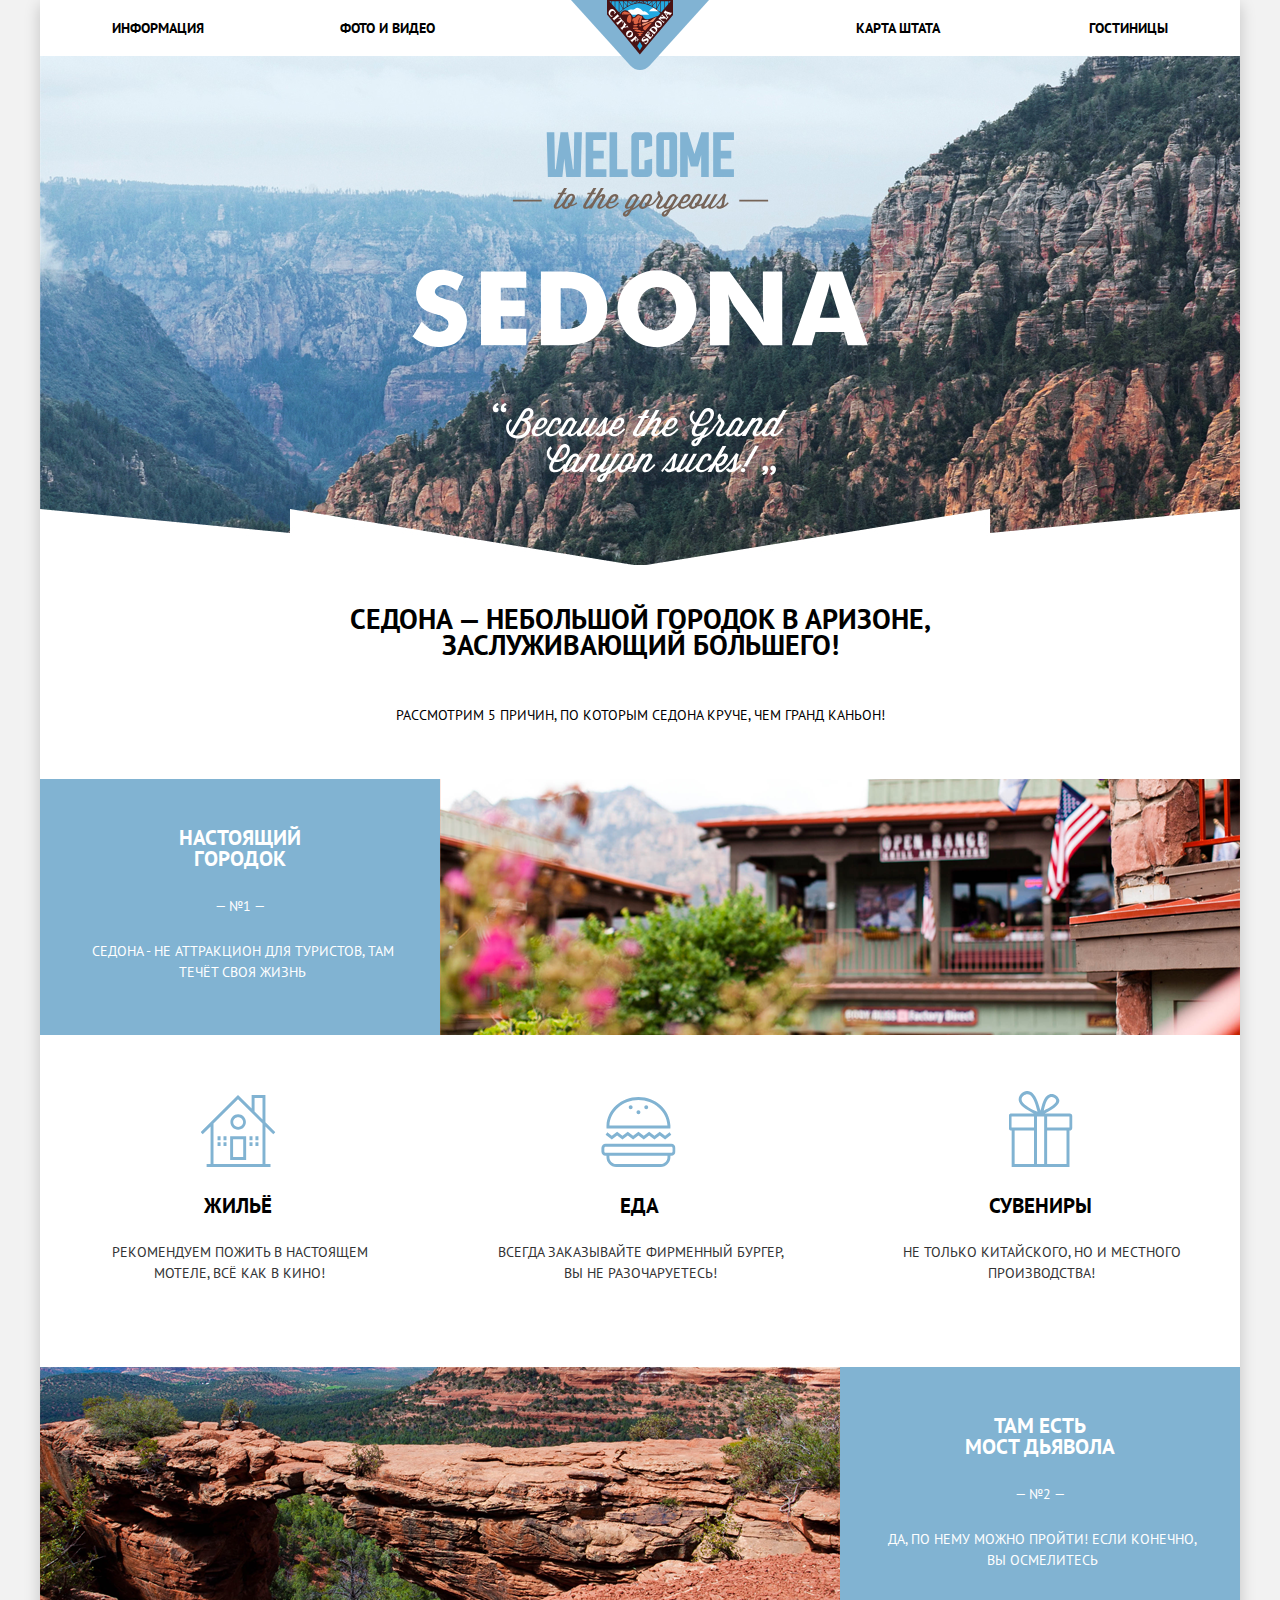
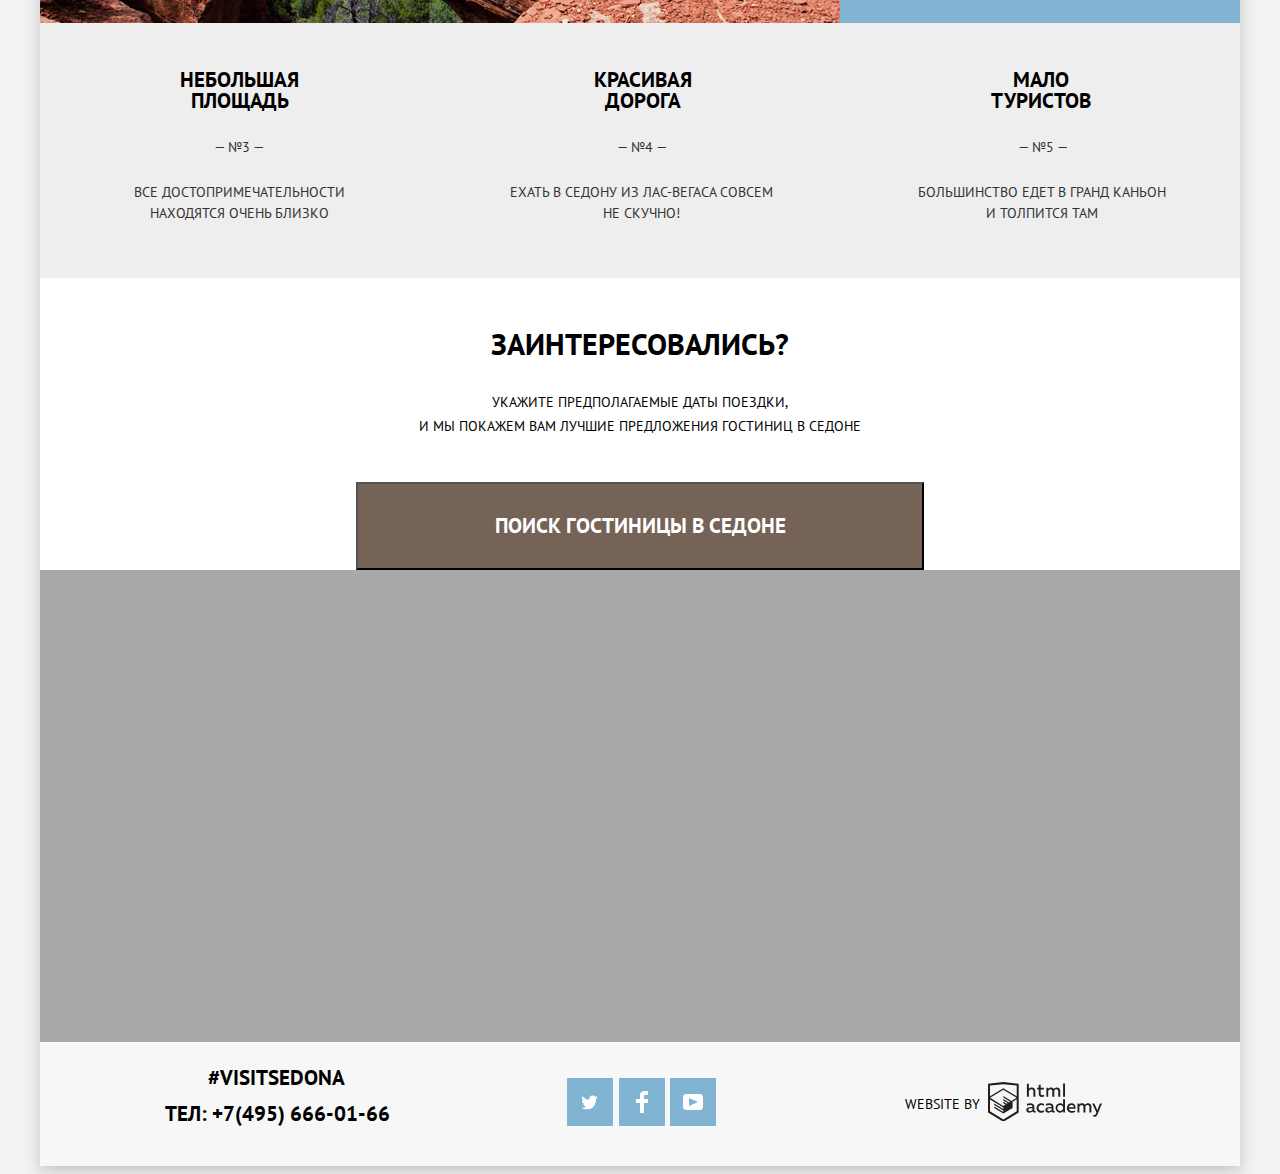
<file: index.html>
<!DOCTYPE html>
<html lang="ru">

<head>
  <meta charset="utf-8">
  <meta name="viewport" content="width=device-width, initial-scale=1.0">
  <title>HTML Academy: Седона</title>
  <link rel="stylesheet" href="https://fonts.googleapis.com/css2?family=PT+Sans:wght@400;700&display=swap">
  <link href="css/normalize.css" rel="stylesheet">
  <link href="css/minified.css" rel="stylesheet">
</head>

<body>
  <header class="main-header">
    <nav class="main-navigation">
      <a class="logotype" href="#"><img class="logo-img" src="img/logo.svg" aria-label="ссылка на главную страницу"
          width="138" height="70" alt="Sedona's logo"></a>
      <ul class="site-navigation">
        <li><a class="nav-link" href="">Информация</a></li>
        <li><a class="nav-link" href="">Фото и видео</a></li>
        <li><a class="nav-link" href="">Карта штата</a></li>
        <li><a class="nav-link" href="inner.html">Гостиницы</a></li>
      </ul>
    </nav>
  </header>
  <main class="container">
    <div class="welcome-background"><img class="welcome-main" src="img/welcome-first.svg" width="457" height="351"
        alt="Welcome to Sedona"></div>
    <section class="features">
      <h1 class="motto">Седона — небольшой городок в Аризоне,<br>
        заслуживающий большего!</h1>
      <p class="five-reasons">Рассмотрим 5 причин, по которым Седона круче, чем гранд каньон!</p>
    </section>
    <section class="reasons">
      <div class="reason-one">
        <h2 class="explanations">Настоящий<br>городок</h2>
        <span class="numbers">— №1 —</span>
        <p class="attractives">Седона - не аттракцион для туристов, там<br>течёт своя жизнь</p>
      </div>
      <div class="first-picture-of-reason"></div>
    </section>
    <section class="entertainment">
      <ul class="entermended">
        <li class="recommended">
          <h3 class="topics-first">Жильё</h3>
          <p class="motivation">Рекомендуем пожить в настоящем<br>мотеле, всё как в кино!</p>
        </li>
        <li class="recommended">
          <h3 class="topics-first">Еда</h3>
          <p class="motivation">Всегда заказывайте фирменный бургер,<br>вы не разочаруетесь!</p>
        </li>
        <li class="recommended">
          <h3 class="topics-first">Сувениры</h3>
          <p class="motivation">Не только китайского, но и местного<br>производства!</p>
        </li>
      </ul>
    </section>
    <section class="reasons-two">
      <div class="else-reason">
        <h2 class="explanations">Там есть<br>мост дьявола</h2>
        <span class="numbers">— №2 —</span>
        <p class="attractives">Да, по нему можно пройти! Если конечно,<br>вы осмелитесь</p>
      </div>
      <div class="second-picture-of-reason"></div>
    </section>
    <section class="reasons-other">
      <ul class="positives-more">
        <li class="positives">
          <h3 class="topics">Небольшая<br>площадь</h3>
          <span class="numbers-other">— №3 —</span>
          <p class="motivation-other">Все достопримечательности<br>находятся очень близко</p>
        </li>
        <li class="positives">
          <h3 class="topics">Красивая<br>дорога</h3>
          <span class="numbers-other">— №4 —</span>
          <p class="motivation">Ехать в Седону из Лас-Вегаса совсем<br>не скучно!</p>
        </li>
        <li class="positives">
          <h3 class="topics-more">Мало<br>туристов</h3>
          <span class="numbers-other">— №5 —</span>
          <p class="motivation">Большинство едет в гранд каньон<br>и толпится там</p>
        </li>
      </ul>
    </section>
    <section class="order">
      <h2 class="invitation">Заинтересовались?</h2>
      <p class="planning-dates">Укажите предполагаемые даты поездки,<br>
        и мы покажем вам лучшие предложения гостиниц в Седоне</p>
      <button class="searching" type="button">Поиск гостиницы в Седоне</button>
      <form class="hotel-search" action="https://echo.htmlacademy.ru/" method="post">
        <p class="inputs-one">
          <label class="dates-labels-one" for="check-in-date">Дата заезда:</label>
          <input class="dates" type="text" name="check-in-date" id="check-in-date" placeholder="24 апреля 2017">
          <span class="icon-calendar"></span>
        </p>
        <p class="inputs-two">
          <label class="dates-labels-two" for="check-out-date">Дата выезда:</label>
          <input class="dates" type="text" name="check-out-date" id="check-out-date" placeholder="4 июля 2017">
          <span class="icon-calendar"></span>
        </p>
        <p class="kinds">
          <label class="dates-labels-adults" for="adults">Взрослые:</label>
          <button type="button" class="reduce-people"><span class="visually-hidden">уменьшить на единицу</span></button>
          <input class="count" type="text" name="adults" id="adults" placeholder="2">
          <button type="button" class="add-people"><span class="visually-hidden">увеличить на единицу</span></button>
          <label class="dates-labels-children" for="children">Дети:</label>
          <button type="button" class="reduce-people"><span class="visually-hidden">уменьшить на единицу</span></button>
          <input class="count" type="text" name="children" id="children" placeholder="0">
          <button type="button" class="add-people"><span class="visually-hidden">увеличить на единицу</span></button>
        </p>
        <button class="find-hotel" type="submit">Найти</button>
      </form>
    </section>
    <section class="location-map"><iframe
        src="https://www.google.com/maps/embed?pb=!1m18!1m12!1m3!1d13093.135907572661!2d-111.76639416389298!3d34.87421470714768!2m3!1f0!2f0!3f0!3m2!1i1024!2i768!4f13.1!3m3!1m2!1s0x872da132f942b00d%3A0x5548c523fa6c8efd!2sSedona%2C%20AZ%2086336%2C%20USA!5e0!3m2!1sen!2sru!4v1592735002572!5m2!1sen!2sru"
        width="1200" height="596" style="border:0;" allowfullscreen="" aria-hidden="false"></iframe></section>
  </main>
  <footer class="links">
    <div class="links-and-information">
      <div class="footer-wrap">
        <p class="visitsedona">#VisitSedona </p>
        <a class="tel" href="tel:+74956660166">Тел: +7(495) 666-01-66</a>
      </div>
      <ul class="social-networks-links">
        <li class="line-twitter"><a class="social-network-twitter" href="#" aria-label="ссылка на Твиттер"></a></li>
        <li class="line-facebook"><a class="social-network-facebook" href="#" aria-label="ссылка на Фэйсбук"></a></li>
        <li class="line-youtube"><a class="social-network-youtube" href="#" aria-label="ссылка на Ютьюб"></a></li>
      </ul>
      <p class="copyrights">
        <a class="copyrights-links" href="https://htmlacademy.ru/intensive/htmlcss"><span class="webby">Website
            by</span></a>
      </p>
    </div>
  </footer>
  <script src="js/minified.js"></script>
</body>

</html>
</file>
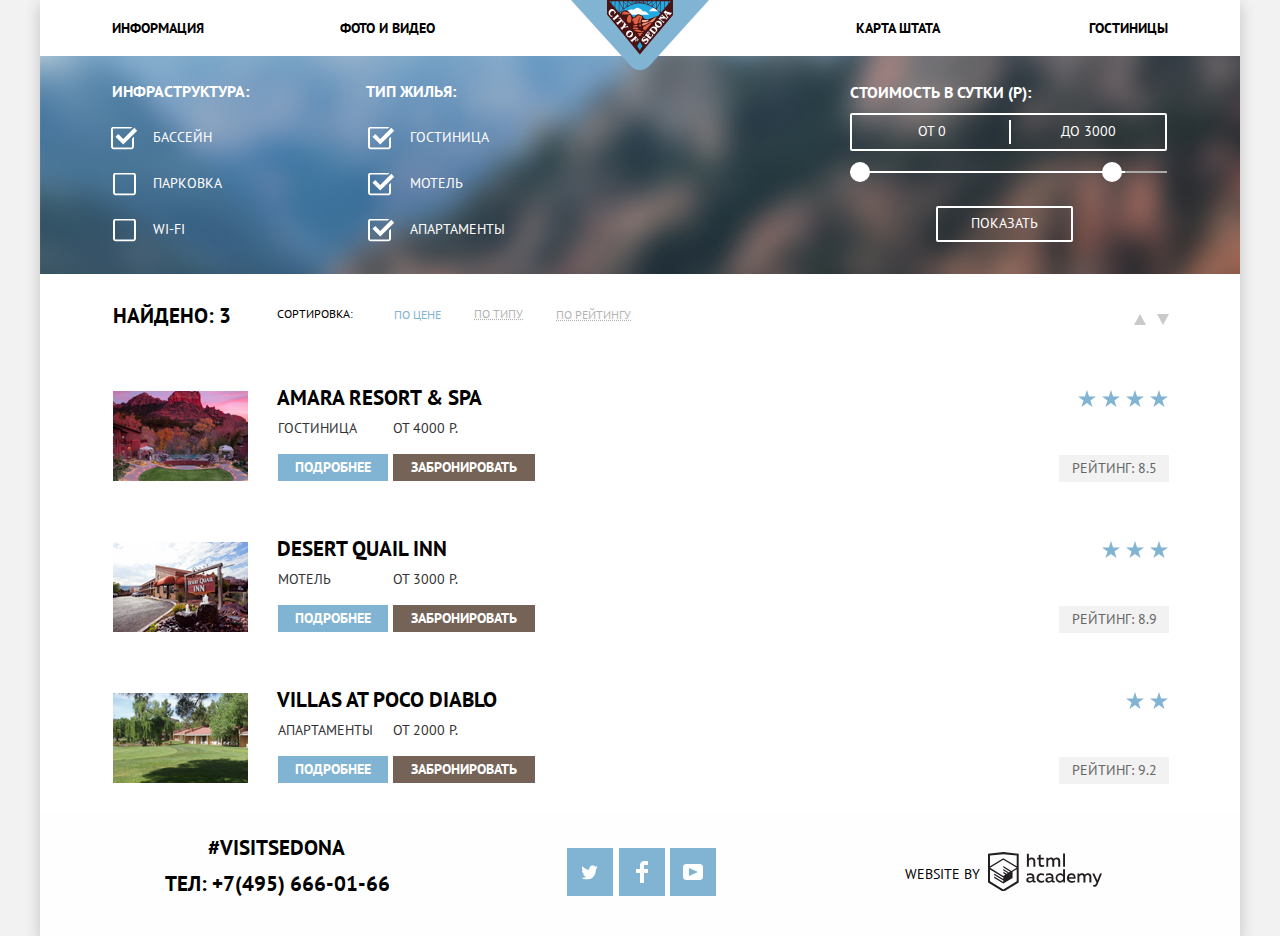
<file: inner.html>
<!DOCTYPE html>
<html lang="en">

<head>
  <meta charset="UTF-8">
  <meta name="viewport" content="width=device-width, initial-scale=1.0">
  <title>HTML Academy: Седона</title>
  <link rel="stylesheet" href="https://fonts.googleapis.com/css2?family=PT+Sans:wght@400;700&display=swap">
  <link href="css/normalize.css" rel="stylesheet">
  <link href="css/minified.css" rel="stylesheet">
</head>

<body>
  <header class="main-header">
    <nav class="main-navigation">
      <a class="logotype" href="index.html"><img class="logo-img" src="img/logo.svg"
          aria-label="ссылка на главную страницу" width="138" height="70" alt="Sedona's logo"></a>
      <ul class="site-navigation">
        <li><a class="nav-link" href="">Информация</a></li>
        <li><a class="nav-link" href="">Фото и видео</a></li>
        <li><a class="nav-link" href="">Карта штата</a></li>
        <li><a class="nav-link" href="">Гостиницы</a></li>
      </ul>
    </nav>
  </header>
  <main class="container">
    <form class="variations" action="https://echo.htmlacademy.ru/" method="get">
      <fieldset class="infrastructure">
        <h2 class="captions-one">Инфраструктура:</h2>
        <div class="firstline">
          <input class="variations-input visually-hidden" type="checkbox" name="pool" id="pool" checked>
          <label class="white-font" for="pool">Бассейн</label>
        </div>
        <div class="firstline">
          <input class=" variations-input visually-hidden" type="checkbox" name="parking" id="parking">
          <label class="white-font" for="parking">Парковка</label>
        </div>
        <div class="firstline">
          <input class="variations-input visually-hidden" type="checkbox" name="wiFi" id="wiFi">
          <label class="white-font" for="wiFi">Wi-Fi</label>
        </div>
      </fieldset>
      <fieldset class="type-of-apartment">
        <h2 class="captions">Тип жилья:</h2>
        <div class="secondline">
          <input class="variations-input visually-hidden" type="checkbox" name="hotel-type" id="hotel-type" checked>
          <label class="white-font" for="hotel-type">Гостиница</label>
        </div>
        <div class="secondline">
          <input class="variations-input visually-hidden" type="checkbox" name="motel-type" id="motel-type" checked>
          <label class="white-font" for="motel-type">Мотель</label>
        </div>
        <div class="secondline">
          <input class="variations-input visually-hidden" type="checkbox" name="apartment-type" id="apartment-type"
            checked>
          <label class="white-font" for="apartment-type">Апартаменты</label>
        </div>
      </fieldset>
      <fieldset class="price-per-day">
        <h2 class="captions-two">Стоимость в сутки (р):</h2>
        <div class="thirdline">
          <label class="white-font-two" for="price-from"><span class="visually-hidden">стоимость в сутки
              от</span></label>
          <input class="priceperday" type="text" name="price-from" id="price-from" placeholder="от 0">
          <label class="white-font-two" for="price-to"><span class="visually-hidden">стоимость в сутки до</span></label>
          <input class="priceperday" type="text" name="price-to" id="price-to" placeholder="до 3000">
        </div>
        <div class="equalizer">
          <div class="sorting-prices"></div>
          <span class="sort-price-from"></span>
          <span class="sort-price-to"></span>
          <button class="show" type="submit">Показать</button>
        </div>
      </fieldset>
    </form>
    <div class="sorting-box">
      <p class="found">Найдено: 3</p>
      <div class="for-ptice-sortings">
        <h4 class="sortings">Сортировка:</h4>
        <ul class="options-to-sort">
          <li class="price-one active" tabindex="0">По цене</li>
          <li class="type-one" tabindex="0">По типу</li>
          <li class="raiting-one" tabindex="0">По рейтингу</li>
        </ul>
      </div>
      <button class="sorting-buttons-up" type="button" id="raise"><span class="visually-hidden">сортировка по
          возрастанию</span></button>
      <button class="sorting-buttons-down active" type="button" id="low"><span class="visually-hidden">сортировка по
          убыванию</span></button>
    </div>
    <section class="hotels">
      <ul class="hotels-navigation">
        <li class="first-line-hotels">
          <div class="choices">
            <a class="hotel-img" href=""><img src="img/amararesort.jpg" width="135" height="90"
                alt="amara-resort-and-spa"></a>
            <div class="first-block">
              <h3 class="hotel">Amara Resort & SPA</h3>
              <div class="details">
                <p class="type-of-hotel">Гостиница</p>
                <a class="more-info" href="">Подробнее</a>
              </div>
              <div class="reserve">
                <p class="price">от 4000 р.</p>
                <a class="order-offer" href="">Забронировать</a>
              </div>
            </div>
            <div class="stars-one">
              <div class="all-stars">
                <span class="star-icon"></span>
                <span class="star-icon"></span>
                <span class="star-icon"></span>
                <span class="star-icon"></span>
              </div>
              <span class="rating-stars">Рейтинг: 8.5</span>
            </div>
          </div>
        </li>
        <li class="second-line-hotels">
          <div class="choices">
            <a class="hotel-img" href=""><img src="img/desertquail.jpg" width="135" height="90"
                alt="desert-quail-inn"></a>
            <div class="first-block">
              <h3 class="hotel">Desert Quail Inn</h3>
              <div class="details">
                <p class="type-of-hotel">Мотель</p>
                <a class="more-info" href="">Подробнее</a>
              </div>
              <div class="reserve">
                <p class="price">от 3000 р.</p>
                <a class="order-offer" href="">Забронировать</a>
              </div>
            </div>
            <div class="stars-two">
              <div class="all-stars">
                <span class="star-icon"></span>
                <span class="star-icon"></span>
                <span class="star-icon"></span>
              </div>
              <span class="rating-stars">Рейтинг: 8.9</span>
            </div>
          </div>
        </li>
        <li class="third-line-hotels">
          <div class="choices">
            <a class="hotel-img" href=""><img src="img/pocodiablo.jpg" width="135" height="90"
                alt="villas-at-poco-diablo"></a>
            <div class="first-block-two">
              <h3 class="hotel">Villas at Poco Diablo</h3>
              <div class="details">
                <p class="type-of-hotel">Апартаменты</p>
                <a class="more-info" href="">Подробнее</a>
              </div>
              <div class="reserve">
                <p class="price">от 2000 р.</p>
                <a class="order-offer" href="">Забронировать</a>
              </div>
            </div>
            <div class="stars-three">
              <div class="all-stars">
                <span class="star-icon"></span>
                <span class="star-icon"></span>
              </div>
              <span class="rating-stars">Рейтинг: 9.2</span>
            </div>
          </div>
        </li>
      </ul>
    </section>
  </main>
  <footer class="linnks">
    <div class="links-and-information">
      <div class="footer-wrap">
        <p class="visitsedona">#VisitSedona </p>
        <a class="tel" href="tel:+74956660166">Тел: +7(495) 666-01-66</a>
      </div>
      <ul class="social-networks-links">
        <li class="line-twitter"><a class="social-network-twitter" href="#" aria-label="ссылка на Твиттер"></a></li>
        <li class="line-facebook"><a class="social-network-facebook" href="#" aria-label="ссылка на Фэйсбук"></a></li>
        <li class="line-youtube"><a class="social-network-youtube" href="#" aria-label="ссылка на Ютьюб"></a></li>
      </ul>
      <p class="copyrights">
        <a class="copyrights-links" href="https://htmlacademy.ru/intensive/htmlcss"><span class="webby">Website
            by</span></a>
      </p>
    </div>
  </footer>
</body>

</html>
</file>
<file: css/minified.css>
:root{--basic-black:#000;--basic-white:#FFF;--basic-blue:#81B3D2;--basic-onemore-black:#333;--basic-grey:#A9A9A9;--basic-lightgrey:#F2F2F2;--basic-middleblue:#23A9E1;--basic-lightblue:#81B3D3;--basic-chocolateblack:#231F20;--basic-cacaocolor:#491213;--basic-deepgrey:#766357;--basic-deepgraytwo:#766458;--basic-orange:#DC6243;--basic-middlegrey:#EEE;--basic-lightorange:#F49774;--basic-rose:#F4B1A4;--basic-brown:#604E43;--basic-browny:#503E33;--basic-greytwo:#EBEBEB;--basic-whitetwo:#E5E5E5;--basic-bluetwo:#669EC0;--basic-activeblue:#5496BD;--basic-white-opy-03:#fff;--basic-raiting:#666;--basic-background:#f2f2f2;--basic-footer-opy-09:rgba(255,255,255,0.9)}*,::before,::after{box-sizing:border-box}.visually-hidden{position:absolute;clip:rect(0 0 0 0);width:1px;height:1px;margin:-1px}body{width:1200px;margin:0 auto;padding:0;font-family:"PT Sans",Arial,sans-serif;font-size:14px;line-height:26px;font-weight:700;color:var(--basic-black);text-transform:uppercase;background-color:var(--basic-background);background-position:top center;background-repeat:no-repeat;box-shadow:0 5px 15px rgba(0,1,1,0.2);position:relative}.container{background-color:var(--basic-white)}a{text-decoration:none}img{max-width:100%;height:auto}.main-navigation{font-size:14px;line-height:26px;color:var(--basic-black);background-color:transparent}.site-navigation li{width:25%}.site-navigation li:nth-child(1),.site-navigation li:nth-child(2){text-align:left}.site-navigation li:nth-child(3),.site-navigation li:nth-child(4){text-align:right}.site-navigation li:nth-child(1){padding-left:71.5px}.site-navigation li:nth-child(2){padding-left:-15px}.site-navigation li:nth-child(4){padding-right:72.5px}.site-navigation{display:flex;flex-wrap:wrap;align-items:center;margin:0 auto;padding-left:0;justify-content:space-around;background-color:var(--basic-white);color:var(--basic-black);list-style:none;max-width:1200px;padding-top:15px;padding-bottom:15px}.logotype{position:absolute;top:0;left:50%;transform:translateX(-50%);width:138px;height:70px}.welcome-main{background:no-repeat;width:457x;height:351px;display:inline-block;vertical-align:middle;margin:0 auto;margin-top:76px}.main-navigation a:hover{color:var(--basic-lightblue)}.main-navigation a:active{color:var(--basic-black);opacity:.3}.nav-link{color:var(--basic-black)}.nav-link:visited{color:var(--basic-black)}.welcome-background{background:var(--basic-blue) url(../img/background.jpg);background-repeat:no-repeat;background-size:cover;width:1200px;height:509px;display:block;text-align:center}.motto{padding-top:41px}.motto p{padding-top:14px;color:var(--basic-onemore-black)}p.five-reasons{padding-top:30px;font-style:normal;font-weight:400;margin-bottom:0}.features{text-align:center;padding-bottom:51px}.reasons-two{display:flex;flex-wrap:wrap}.reasons{display:flex;flex-wrap:wrap;order:(-1);width:1200px;min-height:256px}.reason-one,.else-reason{width:400px;background-color:var(--basic-blue);vertical-align:middle;text-align:center;margin:0 auto;padding:10px}.first-picture-of-reason{background:var(--basic-lightorange) url(../img/true-city.png);background-repeat:no-repeat;background-size:cover;width:800px}.second-picture-of-reason{order:-1;background:var(--basic-lightorange) url(../img/devils-brige.png);background-image:no-repeat;width:800px;min-height:256px}.explanations{font-style:normal;font-weight:700;font-size:21px;line-height:21px;text-align:center;text-transform:uppercase;margin:0 auto;padding-top:38px;color:var(--basic-white)}.numbers{font-style:normal;font-weight:400;font-size:14px;line-height:21px;text-align:center;text-transform:uppercase;padding-top:27px;display:inline-block;vertical-align:middle;width:100%;color:var(--basic-white);padding-bottom:24px}.numbers-other{text-align:center;color:var(--basic-onemore-black);font-style:normal;font-weight:400;font-size:14px;line-height:21px;display:inline-block;vertical-align:middle;text-align:center;width:100%;padding-top:2px;padding-right:2px}.attractives{font-style:normal;font-weight:400;font-size:14px;line-height:21px;text-align:center;text-transform:uppercase;margin:0 auto;color:var(--basic-white);padding-left:5px}.entertainment{position:relative;padding-top:60px;padding-bottom:69px}.entertainment ul{margin:0 auto;padding-left:0}.recommended,.positives{list-style:none}.topics-first{padding-top:20%;font-style:normal;font-weight:700;font-size:21px;line-height:21px;text-align:center;text-transform:uppercase}.recommended:nth-child(2){padding-top:2px;padding-left:10px}.recommended:nth-child(3){padding-top:4px;padding-left:20px}.topics,.topics-more{font-style:normal;font-weight:700;font-size:21px;line-height:21px;text-align:center;text-transform:uppercase;padding-top:25px}.topics-more{padding-right:5px}.positives:nth-child(1),.positives:nth-child(2){padding-left:21px}.entermended{display:flex;flex-wrap:wrap;align-content:space-around;margin:0 auto;width:1200px;position:relative}.recommended{justify-self:center;align-items:center;align-content:flex-start;flex-direction:column;width:33%;position:relative}.recommended:nth-child(1)::before{content:"";position:absolute;background-image:url(../img/house-icon.svg);width:75px;height:72px;background-repeat:no-repeat;left:50%;transform:translateX(-50%)}.recommended:nth-child(2)::before{content:"";position:absolute;background-image:url(../img/food.svg);width:75px;height:72px;background-repeat:no-repeat;left:51%;transform:translateX(-50%)}.recommended:nth-child(3)::before{content:"";position:absolute;background-image:url(../img/gift.svg);width:75px;height:78px;background-repeat:no-repeat;left:54%;bottom:64%;transform:translateX(-50%)}.positives-more{background-color:var(--basic-middlegrey);width:1200px;display:flex;justify-content:space-around;align-items:center;flex-wrap:wrap;margin:0 auto;padding-left:0}.motivation,.motivation-other{text-align:center;text-transform:uppercase;font-style:normal;font-weight:400;font-size:14px;line-height:21px;color:var(--basic-onemore-black);padding-top:5px;padding-left:3px}.positives p{padding-top:10px;padding-right:6px;padding-bottom:40px}.motivation-other{padding-left:5px}.reasons-other{min-height:255px}.invitation{position:relative;text-align:center;color:var(--basic-black);font-size:30px;line-height:24px;padding-top:29px}.planning-dates{text-align:center;color:var(--basic-black);font-size:14px;line-height:24px;font-style:normal;font-weight:400;padding-top:9px;padding-bottom:28px;margin-bottom:16px}button.searching{width:568px;background-color:var(--basic-deepgrey);color:var(--basic-white);font-size:21px;line-height:26px;text-align:center;text-transform:uppercase;font-weight:700;display:block;margin:0 auto;padding:29px;position:relative}button.searching:hover{background-color:var(--basic-brown)}button.searching:active{background-color:var(--basic-browny);color:var(--basic-white-opy-03)}.order{position:relative}.hotel-search{position:absolute;flex-wrap:wrap;flex-direction:column;align-items:center;background-color:var(--basic-white);width:568px;text-align:center;left:50%;margin-left:-284px;border:2px transparent;display:none}@keyframes bounce{0%{transform:translateY(-2000px)}70%{transform:translateY(30px)}90%{transform:translateY(-10px)}100%{transform:translateY(0)}}@keyframes shake{0%,100%{transform:translateX(0)}10%,30%,50%,70%,90%{transform:translateX(-10px)}20%,40%,60%,80%{transform:translateX(10px)}}.hotel-search-show{display:flex;animation-name:bounce;animation-duration:.6s}.location-map{background:var(--basic-grey);width:1200px;height:596px}.hotel-search p{text-align:center;font-style:normal;font-weight:700;font-size:14px;line-height:26px}.hotel-search input:hover{background-color:var(--basic-greytwo)}.count{background-color:var(--basic-lightgrey);font-size:14px;line-height:18px;color:var(--basic-black);width:38px;height:38px;border:0;text-align:center}.count input{font-style:normal;font-weight:700;font-size:14px;line-height:26px;color:var(--basic-black);padding-right:23px}.dates{background-color:var(--basic-lightgrey);width:346px;height:38px;border:0;font-size:14px;line-height:38px;color:var(--basic-black);padding-left:12px}.inputs-one input::placeholder,.inputs-two input::placeholder{font-style:normal;font-weight:700;font-size:14px;line-height:26px;color:var(--basic-black);text-transform:uppercase}.dates-labels-one,.dates-labels-two,.dates-labels-children,.dates-labels-adults{width:100px;font-style:normal;font-weight:700;font-size:14px;line-height:26px;text-transform:uppercase;color:var(--basic-black);text-align:left}.dates-labels-adults{padding-left:3px;padding-bottom:3px;margin-right:12px}.dates-labels-one{padding-right:20px;margin-bottom:10px}.dates-labels-two{padding-right:18px}.dates-labels-children{text-align:right;margin-right:21px;padding-bottom:5px;padding-right:6px}.kinds{display:flex;flex-wrap:wrap;flex-direction:row;align-items:center;justify-content:flex-start;width:462px;padding-top:18px;border:0;padding-bottom:7px}.reduce-people,.add-people,.count{border:0;width:38px;height:38px;padding-bottom:3px}.hotel-search input:focus{background-color:var(--basic-white);border:2px solid var(--basic-whitetwo)}.inputs-one{margin:0 auto;padding-top:55px}.inputs-two{margin:0 auto;padding-top:27px}.icon-calendar::after{content:"";position:absolute;width:21px;height:23px;background-image:url(../img/calendar.svg);background-repeat:no-repeat;transform:translate(-135%,30%)}.icon-calendar:hover::after{background-image:url(../img/calendar-hover.svg)}.icon-calendar:active::after{background-image:url(../img/calendar-active.svg)}.reduce-people::before{position:absolute;transform:translate(-40%,-70%);content:url("data:image/svg+xml,%3Csvg width='12' height='3' viewBox='0 0 12 3' fill='none' xmlns='http://www.w3.org/2000/svg'%3E%3Crect width='12' height='3' fill='%23A9A9A9'/%3E%3C/svg%3E%0A")}.add-people::before{content:url("data:image/svg+xml,%3Csvg width='11' height='11' viewBox='0 0 11 11' fill='none' xmlns='http://www.w3.org/2000/svg'%3E%3Cpath fill-rule='evenodd' clip-rule='evenodd' d='M4.23086 6.76932V11H6.76932V6.76932H11V4.23086H6.76932V0H4.23085V4.23086H0V6.76932H4.23086Z' fill='%23A9A9A9'/%3E%3C/svg%3E")}.reduce-people:hover::before{content:url("data:image/svg+xml,%3Csvg width='12' height='3' viewBox='0 0 12 3' fill='none' xmlns='http://www.w3.org/2000/svg'%3E%3Crect width='12' height='3' fill='black'/%3E%3C/svg%3E%0A")}.add-people:hover::before{content:url("data:image/svg+xml,%3Csvg width='11' height='11' viewBox='0 0 11 11' fill='none' xmlns='http://www.w3.org/2000/svg'%3E%3Cpath fill-rule='evenodd' clip-rule='evenodd' d='M4.23086 6.76932V11H6.76932V6.76932H11V4.23086H6.76932V0H4.23085V4.23086H0V6.76932H4.23086Z' fill='black'/%3E%3C/svg%3E%0A")}.reduce-people:active::before{content:url("data:image/svg+xml,%3Csvg width='12' height='3' viewBox='0 0 12 3' fill='none' xmlns='http://www.w3.org/2000/svg'%3E%3Crect width='12' height='3' fill='%2381B3D2'/%3E%3C/svg%3E ")}.add-people:active::before{content:url("data:image/svg+xml,%3Csvg width='11' height='11' viewBox='0 0 11 11' fill='none' xmlns='http://www.w3.org/2000/svg'%3E%3Cpath fill-rule='evenodd' clip-rule='evenodd' d='M4.23086 6.76932V11H6.76932V6.76932H11V4.23086H6.76932V0H4.23085V4.23086H0V6.76932H4.23086Z' fill='%2381B3D2'/%3E%3C/svg%3E%0A")}.dates::placeholder,.dates::placeholder{line-height:38px}.find-hotel{background-color:var(--basic-blue);width:458px;height:58px;text-align:center;font-style:normal;font-weight:700;font-size:21px;line-height:26px;text-transform:uppercase;color:var(--basic-white);border:0;margin:55px;margin-top:32px}.find-hotel:hover{background-color:var(--basic-bluetwo)}.find-hotel:active{background-color:var(--basic-activeblue);color:var(--basic-white-opy-03)}.links{position:absolute;bottom:0}.links-and-information{width:1200px;background-color:var(--basic-white);background:var(--basic-footer-opy-09);margin:0 auto}.footer-wrap{display:flex;flex-wrap:wrap;flex-direction:column;width:40%;align-items:flex-start;margin-top:21px}.visitsedona{margin-top:2px;padding-left:168px;margin-bottom:0}.tel{margin:0;padding-left:125px;padding-top:10px}.social-networks-links{display:flex;width:20%;flex-wrap:wrap;list-style:none;align-items:center;justify-content:center;margin:0;padding-left:0;position:relative}.line-twitter,.line-youtube,.line-facebook{padding-top:36px;padding-bottom:40px;padding-left:2px}.line-youtube{padding-left:5px}.line-facebook{padding-left:3px}.line-twitter{padding-right:3px}.copyrights{width:40%;display:flex;flex-wrap:wrap;align-items:center;justify-content:center;font-style:normal;font-weight:400;font-size:14px;line-height:26px;margin:0;padding-left:143px}.links-and-information{display:flex;flex-wrap:wrap;justify-content:center;align-content:center;font-weight:700;font-size:21px;line-height:26px;text-transform:uppercase;color:var(--basic-black)}.social-network-twitter{display:block;position:relative;background:var(--basic-blue);width:46px;height:48px;margin:0 auto}.social-network-twitter::after{content:"";position:absolute;left:50%;top:50%;background-image:url(../img/twitter.svg);width:17px;height:15px;text-align:center;transform:translate(-50%,-50%);background-size:contain;background-repeat:no-repeat;background-position:center}.social-network-facebook{display:block;position:relative;background:var(--basic-blue);width:46px;height:48px}.social-network-facebook::after{content:"";position:absolute;left:50%;top:50%;transform:translate(-50%,-50%);background-image:url(../img/fb-icon.svg);width:20px;height:22px;text-align:center;background-size:contain;background-repeat:no-repeat;background-position:center}.social-network-facebook:hover,.social-network-youtube:hover,.social-network-twitter:hover{background-color:var(--basic-bluetwo)}.social-network-facebook:active,.social-network-youtube:active,.social-network-twitter:active{background-color:var(--basic-activeblue);color:var(--basic-blue)}.social-network-facebook:active::after,.social-network-youtube:active::after,.social-network-twitter:active::after{opacity:.3}.social-network-youtube{display:block;position:relative;background:var(--basic-blue);width:46px;height:48px}.social-network-youtube::after{content:"";position:absolute;left:50%;top:50%;transform:translate(-50%,-50%);background-image:url(../img/youtube.svg);width:20px;height:18px;text-align:center;background-size:contain;background-repeat:no-repeat;background-position:center}.webby{color:var(--basic-black)}.webby::after{content:"";position:absolute;background-image:url(../img/logo-htmlacademy.svg);width:114px;height:40px;right:137px;transform:translateY(-25%)}.webby:hover::after{position:absolute;width:114px;height:40px;right:137px;content:url("../img/logo-html-hover.svg")}.webby:active::after{position:absolute;width:114px;height:40px;right:137px;content:url("../img/logo-html-press.svg")}.copyrights-links{position:relative;padding-right:259px}.sorting-options,.raising,.lowering,.hotels-navigation,.links-and-information li{list-style:none}.variations{display:grid;grid-template-columns:20% 20% 60%;background:var(--basic-black) url(../img/inner-background.jpg);background-repeat:no-repeat;min-height:210px;background-size:cover}.variations-input:focus + label{color:var(--basic-middleblue)}.infrastructure{display:flex;flex-direction:column;margin:0;padding:0;padding-left:72px}.type-of-apartment{display:flex;flex-wrap:wrap;flex-direction:column;margin:0;padding:0;padding-left:86px}.price-per-day{display:grid;margin:0;padding:0;padding-left:330px;position:relative}.priceperday{width:50%;margin:0;padding:0;height:30px;border:none;background:none;text-align:center;text-transform:uppercase;padding-top:1px;padding-left:4px}.thirdline::after{position:absolute;top:5px;left:50%;height:24px;content:"";border:1px solid var(--basic-white)}.price-per-day input::placeholder{color:var(--basic-white);font-style:normal;font-weight:400;font-size:14px;line-height:30px}.white-font{position:relative;display:flex;flex-wrap:wrap;font-style:normal;font-weight:400;font-size:14px;line-height:21px;text-transform:uppercase;color:var(--basic-white);padding-left:15px}.white-font-two{display:flex;flex-wrap:wrap;font-style:normal;font-weight:400;text-transform:uppercase;color:var(--basic-white);justify-content:center;align-items:center}.firstline,.secondline{display:flex;flex-wrap:wrap;justify-content:flex-start;margin:0;padding:0}.secondline{padding-left:29px;padding-bottom:25px}.firstline{padding-left:26px;padding-bottom:25px}.thirdline{position:relative;display:flex;flex-wrap:wrap;border:2px solid #fff;border-radius:2px;height:38px;margin-bottom:20px;width:317px;justify-content:space-evenly}.equalizer{position:relative;width:317px;display:grid;align-items:center}.sort-price-from{width:20px;height:20px;display:inline-block;vertical-align:middle;background-color:var(--basic-white);border-radius:100%;position:absolute;top:-9px}.sort-price-to{width:20px;height:20px;display:inline-block;vertical-align:middle;background-color:var(--basic-white);border-radius:100%;position:absolute;top:-9px;right:45px}.sort-price-from:hover{width:24px;height:24px;display:inline-block;vertical-align:middle;background-color:var(--basic-white);border-radius:100%;position:absolute;top:-12px}.sort-price-to:hover{width:24px;height:24px;display:inline-block;vertical-align:middle;background-color:var(--basic-white);border-radius:100%;position:absolute;top:-12px;right:40px}.sorting-prices{height:2px;background-color:var(--basic-white);margin:0;margin-bottom:33px;position:relative;width:317px}.sorting-prices::after{content:"";position:absolute;height:100%;background-color:var(--basic-grey);top:0;right:0;width:42px}.captions,.captions-one{font-style:normal;font-weight:700;font-size:16px;line-height:21px;text-transform:uppercase;color:var(--basic-white);margin:0;padding-top:25px;padding-bottom:25px}.captions{padding-left:0}.captions-two{font-style:normal;font-weight:700;font-size:16px;line-height:21px;text-transform:uppercase;color:var(--basic-white);margin:0;padding-top:26px;padding-bottom:10px}.infrastructure label::before,.type-of-apartment label::before{content:"";position:absolute;right:100%;top:50%;transform:translateY(-50%);width:27px;height:23px;background-image:url(../img/checkbox-calm.svg);background-repeat:no-repeat;background-size:contain;background-position:center;margin-left:50px}.infrastructure input:checked + label::before,.type-of-apartment input:checked + label::before{background-image:url(../img/checkbox-checked-calm.svg)}::-webkit-input-placeholder{font-style:normal;font-weight:700;font-size:14px;line-height:26px;color:var(--basic-black)}.show{width:137px;height:36px;border:2px solid var(--basic-white);border-radius:2px;color:var(--basic-white);background-color:transparent;text-transform:uppercase;margin-bottom:32px;justify-self:center;margin-right:9px;padding-bottom:3px}.show:hover{background-color:var(--basic-white);color:var(--basic-black)}.found{font-style:normal;font-weight:700;font-size:21px;line-height:26px;align-items:center;text-transform:uppercase;color:var(--basic-black)}.sorting-box{width:100%;height:86px;display:flex;flex-wrap:wrap;flex-direction:row}.options-to-sort{display:flex;flex-wrap:wrap;padding:0;list-style:none;justify-content:flex-start;width:80%}.for-ptice-sortings{display:flex;flex-wrap:wrap;width:70%}.found{padding-top:8px;padding-left:73px}.sortings{padding-top:15px;padding-left:46px}.price-one{font-style:normal;font-weight:400;font-size:12px;line-height:18px;color:var(--basic-blue);padding-top:18px;padding-right:20px;padding-left:41px}.active{color:var(--basic-blue)}.type-one{text-decoration:underline dotted;font-style:normal;font-weight:400;font-size:12px;line-height:18px;padding-top:17px;padding-left:13px}.raiting-one{text-decoration:underline dotted;font-style:normal;font-weight:400;font-size:12px;line-height:18px;padding-top:18px;padding-left:33px}.sorting-buttons-up{padding-top:90px;margin-left:63px}.sorting-buttons-down{padding-top:90px;margin-left:11px}.sortings,.sorting-options{font-style:normal;font-weight:400;font-size:12px;line-height:18px;text-transform:uppercase}.type-one,.raiting-one{opacity:.3;color:var(--basic-black)}.raiting-one:hover,.type-one:hover,.price-one:hover{color:var(--basic-blue)}.raiting-one:active,.type-one:active,.price-one:active{color:var(--basic-black);opacity:1}fieldset{border:0 none}.sorting-buttons-up{width:10px;height:11px;background-image:url(../img/icon-up.svg);background-repeat:no-repeat;background-size:contain;background-position:center;border:none;background-color:var(--basic-white)}.sorting-buttons-down{width:10px;height:11px;background-image:url(../img/icon-down.svg);background-repeat:no-repeat;background-size:contain;background-position:center;border:none;background-color:var(--basic-white)}.sorting-buttons-up:hover{width:10px;height:11px;background-image:url(../img/icon-uphover.svg);background-repeat:no-repeat;background-size:contain;background-position:center}.sorting-buttons-down:hover{width:10px;height:11px;background-image:url(../img/icon-downhover.svg);background-repeat:no-repeat;background-size:contain;background-position:center}.sorting-buttons-up:active{width:10px;height:11px;background-image:url(../img/icon-upactive.svg);background-repeat:no-repeat;background-size:contain;background-position:center}.sorting-buttons-down:active{width:10px;height:11px;background-image:url(../img/icon-downactive.svg);background-repeat:no-repeat;background-size:contain;background-position:center}.hotels-navigation{display:flex;flex-wrap:wrap;flex-direction:column;padding-left:0;margin:0;padding-top:25px}.second-line-hotels,.third-line-hotels{margin-top:8px}.hotels-navigation li{display:flex;flex-wrap:wrap;width:1200px;min-height:100px}.first-block{display:flex;flex-wrap:wrap;align-content:flex-start;width:810px;min-height:143px}.first-block-two{display:flex;flex-wrap:wrap;align-content:flex-start;width:810px;min-height:125px}.choices{display:flex;flex-wrap:wrap;width:1200px;min-height:100px}.hotel-img{justify-items:flex-start;padding-left:73px;padding-top:6px}.hotel{min-width:780px;padding-left:29px;margin:0}.type-of-hotel{padding-left:30px;padding-top:7px;padding-bottom:15px;margin:0}.price{margin:0;padding-top:7px;padding-left:5px;padding-bottom:15px}.more-info{display:block;width:110px;min-height:27px;background-color:var(--basic-blue);color:var(--basic-white);text-align:center;font-style:normal;font-weight:700;font-size:14px;line-height:27px;margin-left:30px}.stars-one{display:flex;flex-wrap:wrap;flex-direction:column}.all-stars{display:flex;flex-wrap:wrap;justify-content:flex-end;padding-right:15px}.stars-two{display:flex;flex-wrap:wrap;flex-direction:column}.stars-three{display:flex;flex-wrap:wrap;flex-direction:column}.rating-stars{display:block;width:110px;height:27px;color:var(--basic-raiting);background-color:var(--basic-lightgrey);font-style:normal;font-weight:400;font-size:14px;line-height:27px;text-align:center;text-transform:uppercase;margin-top:50px;margin-left:1px;margin-bottom:2px}.star-icon{width:24px;height:20px;padding-top:5px;padding-left:20px}.star-icon::after{content:"";position:absolute;width:19px;height:17px;background-image:url(../img/star.svg);background-repeat:no-repeat;background-size:contain;background-position:center}h3.hotel{text-align:left;font-style:normal;font-weight:700;font-size:21px;line-height:26px;color:var(--basic-black)}h3.hotel:hover{color:var(--basic-blue)}h3.hotel:active{color:var(--basic-black);opacity:.3}.type-of-hotel,.price{text-align:left;font-style:normal;font-weight:400;font-size:14px;line-height:21px;color:var(--basic-onemore-black)}.more-info:hover{background-color:var(--basic-bluetwo)}.more-info:active{background-color:var(--basic-activeblue);color:var(--basic-white-opy-03)}.order-offer{display:block;width:142px;min-height:27px;background-color:var(--basic-deepgrey);color:var(--basic-white);text-align:center;font-style:normal;font-weight:700;font-size:14px;line-height:27px;margin-left:5px}.order-offer:hover{background-color:var(--basic-brown)}.order-offer:active{background-color:var(--basic-browny);color:var(--basic-white-opy-03)}.tel{color:var(--basic-black)}.logotype:focus,.sortings:focus,.price-one:focus{outline:var(--basic-black) auto 1px}.modal-error{animation-name:shake;animation-duration:.6s}
</file>
